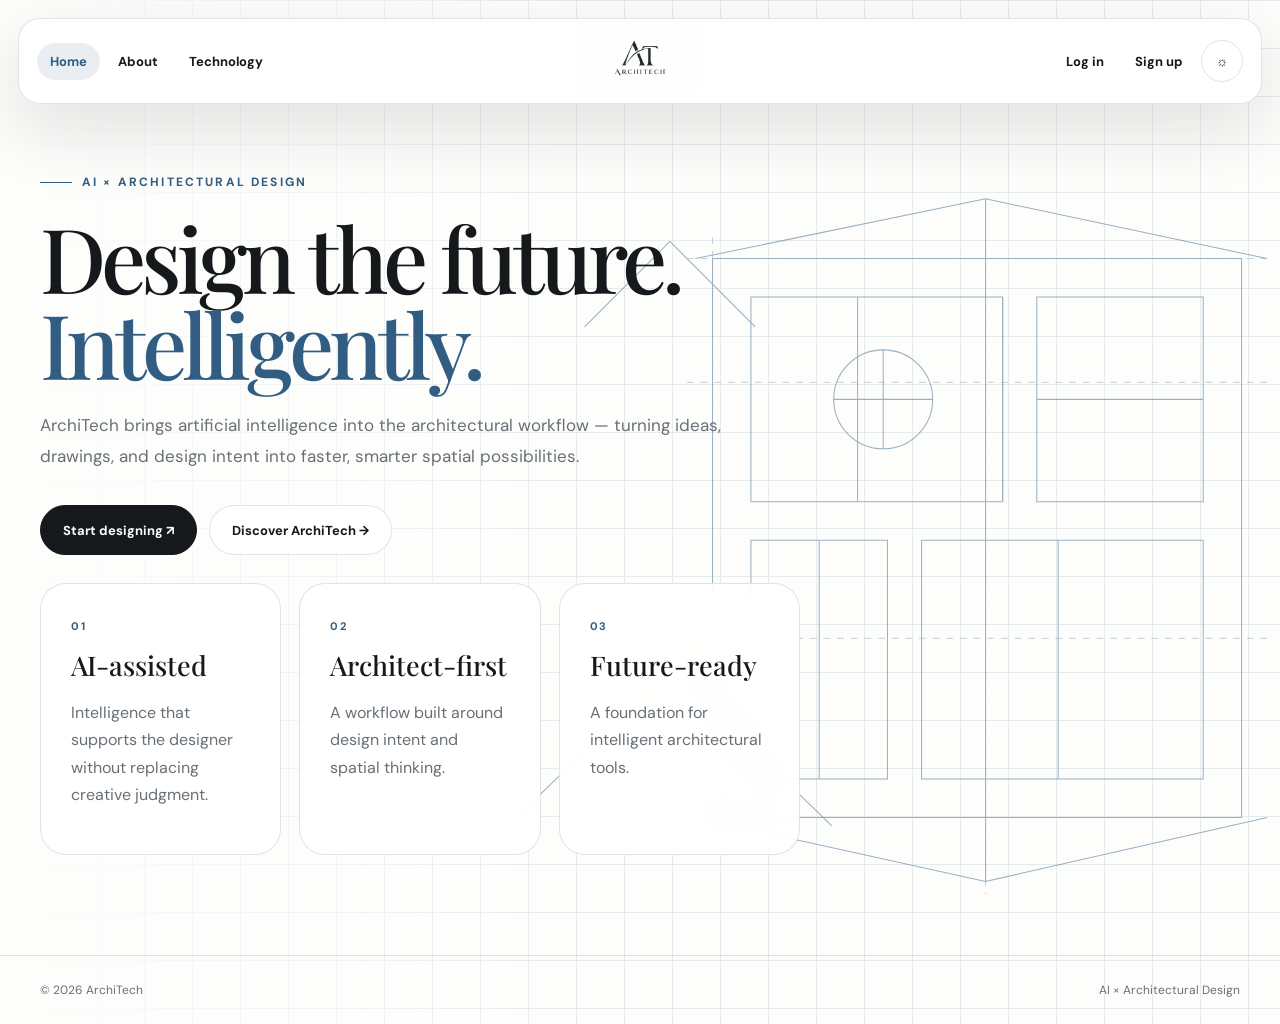
<file: index.html>
<!doctype html>
<html lang="en">

<head>
    <meta charset="utf-8">
    <meta name="viewport" content="width=device-width,initial-scale=1">
    <title>Home — ArchiTech</title>
    <link rel="stylesheet" href="styles.css">
</head>

<body>
    <main class="page">
        <div class="blueprint"><svg viewBox="0 0 1500 900" fill="none" xmlns="http://www.w3.org/2000/svg">
                <g stroke="currentColor" stroke-width="1.2">
                    <path d="M760 105H1380V760H760V105Z" />
                    <path d="M805 150H1100V390H805V150Z" />
                    <path d="M1140 150H1335V390H1140V150Z" />
                    <path d="M805 435H965V715H805V435Z" />
                    <path d="M1005 435H1335V715H1005V435Z" />
                    <path d="M930 150V390M1140 270H1335M1100 150V390M885 435V715M1165 435V715" />
                    <path d="M740 105L1080 35L1410 105M740 760L1080 835L1410 760M1080 35V835" />
                    <path d="M620 175L710 85L800 175M610 185L710 85L810 185M520 770L710 585L900 770" />
                    <circle cx="960" cy="270" r="58" />
                    <path d="M960 212V328M902 270H1018" />
                </g>
                <g stroke="currentColor" stroke-width=".7" stroke-dasharray="8 8">
                    <path d="M760 80V780M730 105H1410M1080 80V850M730 250H1410M730 550H1410" />
                </g>
            </svg></div>
        <div class="grid"></div>
        <header>
            <nav class="nav nav-left"><a class="active" href="index.html">Home</a><a class=""
                    href="about.html">About</a><a class="" href="technology.html">Technology</a></nav>
                   <a class="logo" href="index.html">
    <img src="logo.png" alt="ArchiTech Logo">
</a>
            <nav class="nav right"><a href="login.html">Log in</a><a class="" href="signup.html">Sign up</a><button
                    class="theme" id="theme" aria-label="Toggle dark mode">☼</button><button class="hamb" id="hamb"
                    aria-label="Open menu">☰</button></nav>
        </header>
        <div class="mobile" id="mobile"><a href="index.html">Home</a><a href="about.html">About</a><a
                href="technology.html">Technology</a><a href="login.html">Log in</a><a href="signup.html">Sign up</a>
        </div>
        <section class="hero container">
            <div class="hero-copy">
                <div class="eyebrow">AI × Architectural Design</div>
                <h1>Design the future.<br><em>Intelligently.</em></h1>
                <p class="lead">ArchiTech brings artificial intelligence into the architectural workflow — turning
                    ideas, drawings, and design intent into faster, smarter spatial possibilities.</p>
                <div class="actions"><a class="btn primary" href="workspace.html">Start designing ↗</a><a
                        class="btn secondary" href="about.html">Discover ArchiTech →</a></div>
                <div class="cards">
                    <div class="card"><span class="kicker">01</span>
                        <h3>AI-assisted</h3>
                        <p>Intelligence that supports the designer without replacing creative judgment.</p>
                    </div>
                    <div class="card"><span class="kicker">02</span>
                        <h3>Architect-first</h3>
                        <p>A workflow built around design intent and spatial thinking.</p>
                    </div>
                    <div class="card"><span class="kicker">03</span>
                        <h3>Future-ready</h3>
                        <p>A foundation for intelligent architectural tools.</p>
                    </div>
                </div>
            </div>
        </section>
        <footer>
            <div class="container footer"><span>© 2026 ArchiTech</span><span>AI × Architectural Design</span></div>
        </footer>
    </main>
    <script>const r = document.documentElement, t = document.getElementById('theme'), h = document.getElementById('hamb'), m = document.getElementById('mobile'); function setTheme(x) { r.dataset.theme = x; localStorage.setItem('architech-theme', x); t.textContent = x === 'dark' ? '◐' : '☼' } setTheme(localStorage.getItem('architech-theme') || 'light'); t.onclick = () => setTheme(r.dataset.theme === 'dark' ? 'light' : 'dark'); h.onclick = () => m.classList.toggle('open');</script>
       <script src="api.js"></script>
</body>

</html>
</file>
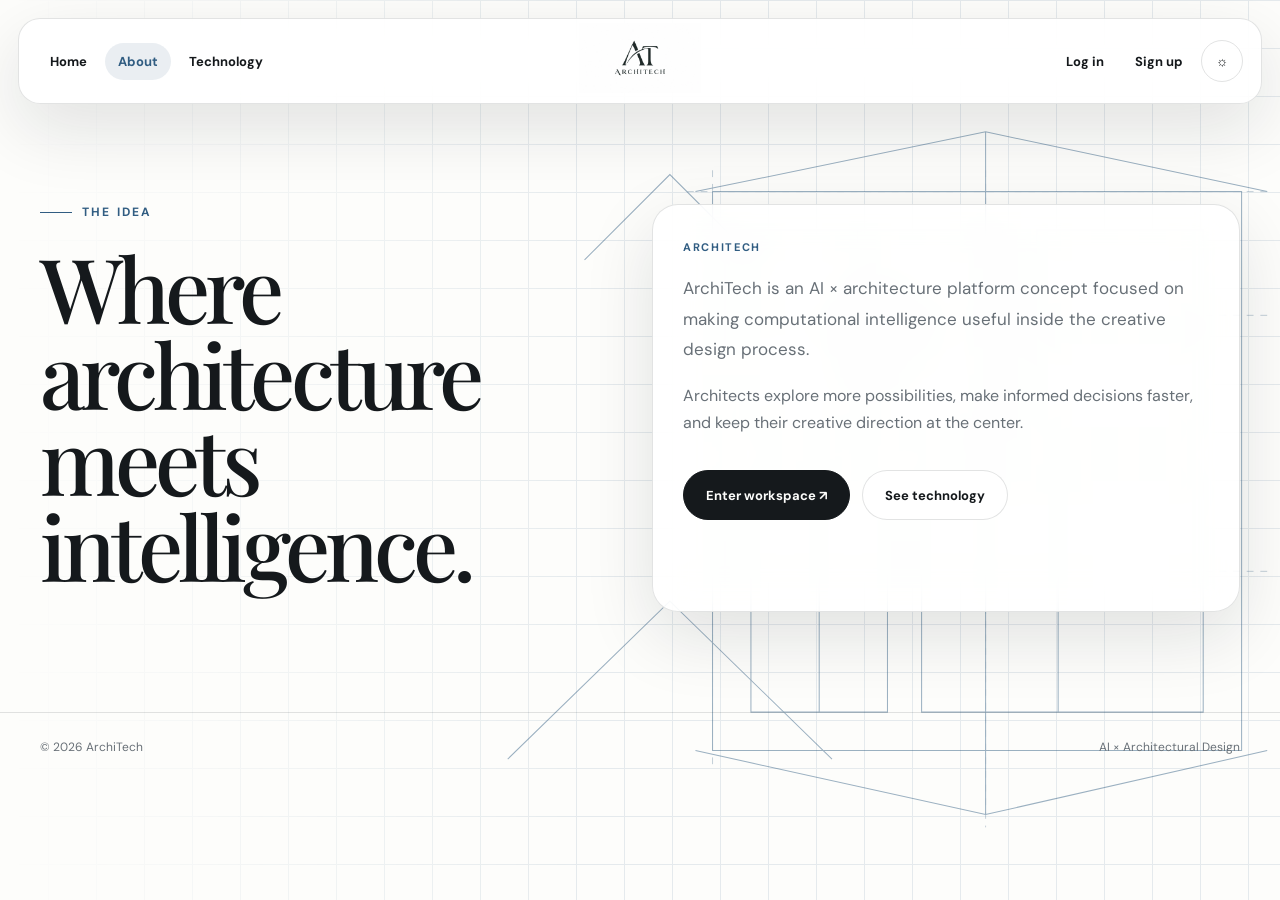
<file: about.html>
<!doctype html>
<html lang="en">

<head>
    <meta charset="utf-8">
    <meta name="viewport" content="width=device-width,initial-scale=1">
    <title>About — ArchiTech</title>
    <link rel="stylesheet" href="styles.css">
</head>

<body>
    <main class="page">
        <div class="blueprint"><svg viewBox="0 0 1500 900" fill="none" xmlns="http://www.w3.org/2000/svg">
                <g stroke="currentColor" stroke-width="1.2">
                    <path d="M760 105H1380V760H760V105Z" />
                    <path d="M805 150H1100V390H805V150Z" />
                    <path d="M1140 150H1335V390H1140V150Z" />
                    <path d="M805 435H965V715H805V435Z" />
                    <path d="M1005 435H1335V715H1005V435Z" />
                    <path d="M930 150V390M1140 270H1335M1100 150V390M885 435V715M1165 435V715" />
                    <path d="M740 105L1080 35L1410 105M740 760L1080 835L1410 760M1080 35V835" />
                    <path d="M620 175L710 85L800 175M610 185L710 85L810 185M520 770L710 585L900 770" />
                    <circle cx="960" cy="270" r="58" />
                    <path d="M960 212V328M902 270H1018" />
                </g>
                <g stroke="currentColor" stroke-width=".7" stroke-dasharray="8 8">
                    <path d="M760 80V780M730 105H1410M1080 80V850M730 250H1410M730 550H1410" />
                </g>
            </svg></div>
        <div class="grid"></div>
        <header>
            <nav class="nav nav-left"><a class="" href="index.html">Home</a><a class="active"
                    href="about.html">About</a><a class="" href="technology.html">Technology</a></nav>
                      <a class="logo" href="index.html">
       <img src="logo.png" alt="ArchiTech Logo">
   </a>
            <nav class="nav right"><a href="login.html">Log in</a><a class="" href="signup.html">Sign up</a><button
                    class="theme" id="theme" aria-label="Toggle dark mode">☼</button><button class="hamb" id="hamb"
                    aria-label="Open menu">☰</button></nav>
        </header>
        <div class="mobile" id="mobile"><a href="index.html">Home</a><a href="about.html">About</a><a
                href="technology.html">Technology</a><a href="login.html">Log in</a><a href="signup.html">Sign up</a>
        </div>
        <section class="section container">
            <div class="two">
                <div>
                    <div class="eyebrow">The idea</div>
                    <h1>Where architecture meets intelligence.</h1>
                </div>
                <div class="panel"><span class="kicker">ArchiTech</span>
                    <p class="lead">ArchiTech is an AI × architecture platform concept focused on making computational
                        intelligence useful inside the creative design process.</p>
                    <p class="muted">Architects explore more possibilities, make informed decisions faster, and keep
                        their creative direction at the center.</p>
                    <div class="actions"><a class="btn primary" href="workspace.html">Enter workspace ↗</a><a
                            class="btn secondary" href="technology.html">See technology</a></div>
                </div>
            </div>
        </section>
        <footer>
            <div class="container footer"><span>© 2026 ArchiTech</span><span>AI × Architectural Design</span></div>
        </footer>
    </main>
    <script>const r = document.documentElement, t = document.getElementById('theme'), h = document.getElementById('hamb'), m = document.getElementById('mobile'); function setTheme(x) { r.dataset.theme = x; localStorage.setItem('architech-theme', x); t.textContent = x === 'dark' ? '◐' : '☼' } setTheme(localStorage.getItem('architech-theme') || 'light'); t.onclick = () => setTheme(r.dataset.theme === 'dark' ? 'light' : 'dark'); h.onclick = () => m.classList.toggle('open');</script>
       <script src="api.js"></script>
</body>

</html>
</file>
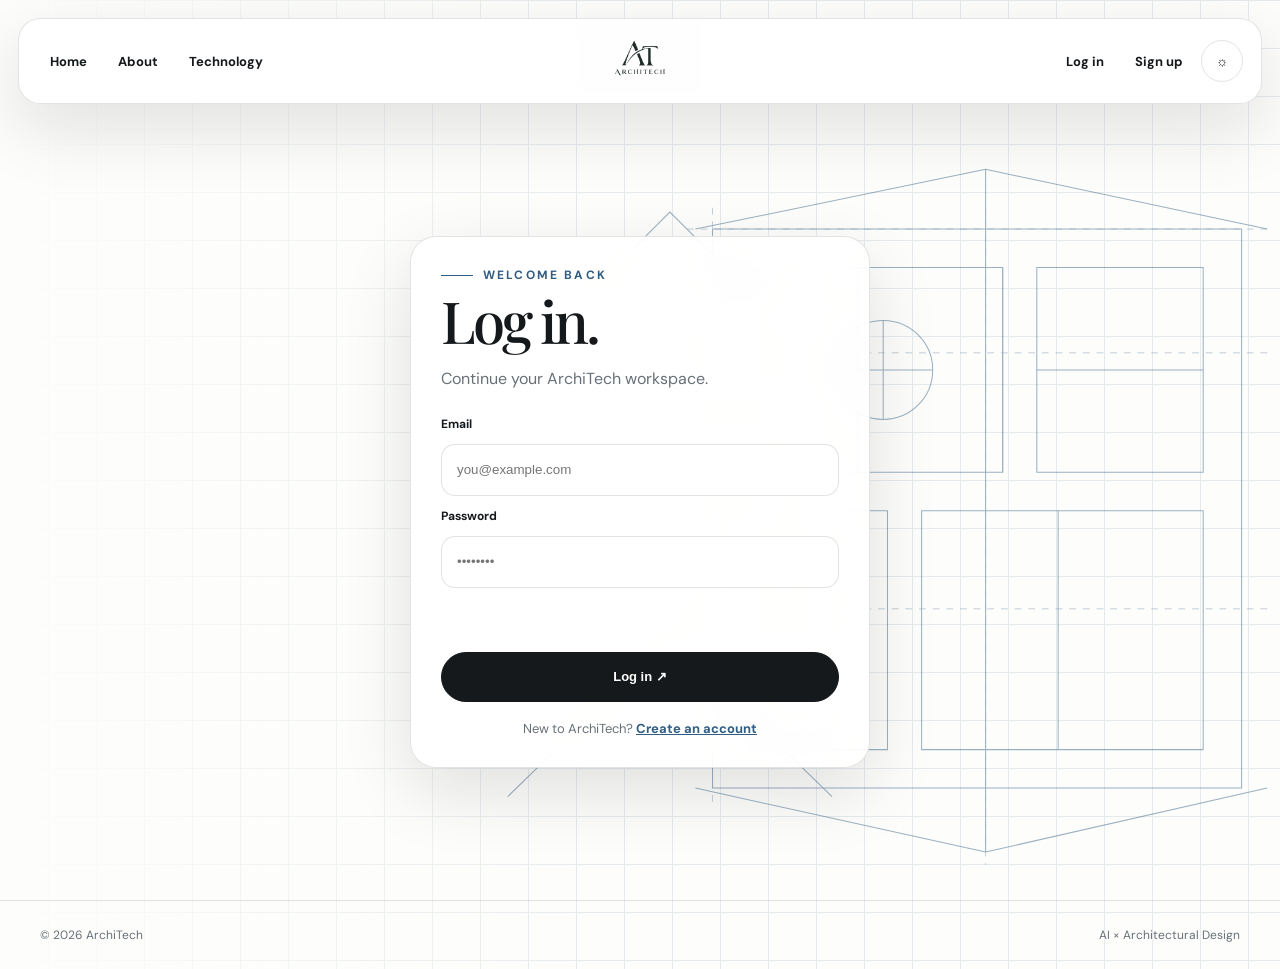
<file: login.html>
<!doctype html>
<html lang="en">

<head>
    <meta charset="utf-8">
    <meta name="viewport" content="width=device-width,initial-scale=1">
    <title>Log In — ArchiTech</title>
    <link rel="stylesheet" href="styles.css">
</head>

<body>
    <main class="page">
        <div class="blueprint"><svg viewBox="0 0 1500 900" fill="none" xmlns="http://www.w3.org/2000/svg">
                <g stroke="currentColor" stroke-width="1.2">
                    <path d="M760 105H1380V760H760V105Z" />
                    <path d="M805 150H1100V390H805V150Z" />
                    <path d="M1140 150H1335V390H1140V150Z" />
                    <path d="M805 435H965V715H805V435Z" />
                    <path d="M1005 435H1335V715H1005V435Z" />
                    <path d="M930 150V390M1140 270H1335M1100 150V390M885 435V715M1165 435V715" />
                    <path d="M740 105L1080 35L1410 105M740 760L1080 835L1410 760M1080 35V835" />
                    <path d="M620 175L710 85L800 175M610 185L710 85L810 185M520 770L710 585L900 770" />
                    <circle cx="960" cy="270" r="58" />
                    <path d="M960 212V328M902 270H1018" />
                </g>
                <g stroke="currentColor" stroke-width=".7" stroke-dasharray="8 8">
                    <path d="M760 80V780M730 105H1410M1080 80V850M730 250H1410M730 550H1410" />
                </g>
            </svg></div>
        <div class="grid"></div>
        <header>
            <nav class="nav nav-left"><a class="" href="index.html">Home</a><a class="" href="about.html">About</a><a
                    class="" href="technology.html">Technology</a></nav>
                      <a class="logo" href="index.html">
       <img src="logo.png" alt="ArchiTech Logo">
   </a>
            <nav class="nav right"><a href="login.html">Log in</a><a class="" href="signup.html">Sign up</a><button
                    class="theme" id="theme" aria-label="Toggle dark mode">☼</button><button class="hamb" id="hamb"
                    aria-label="Open menu">☰</button></nav>
        </header>
        <div class="mobile" id="mobile"><a href="index.html">Home</a><a href="about.html">About</a><a
                href="technology.html">Technology</a><a href="login.html">Log in</a><a href="signup.html">Sign up</a>
        </div>
        <section class="auth-wrap container">
            <div class="auth panel">
                <div class="eyebrow">Welcome back</div>
                <h1>Log in.</h1>
                <p class="muted">Continue your ArchiTech workspace.</p>
                <form class="form" id="loginForm">
    <label>Email</label><input id="email" type="email" required placeholder="you@example.com">
    <label>Password</label><input id="password" type="password" required placeholder="••••••••">
    <p id="error" style="color:#c0392b"></p>
    <button class="btn primary">Log in ↗</button>
</form>
                <div class="switch">New to ArchiTech? <a href="signup.html">Create an account</a></div>
            </div>
        </section>
        <footer>
            <div class="container footer"><span>© 2026 ArchiTech</span><span>AI × Architectural Design</span></div>
        </footer>
    </main>
    <script>const r = document.documentElement, t = document.getElementById('theme'), h = document.getElementById('hamb'), m = document.getElementById('mobile'); function setTheme(x) { r.dataset.theme = x; localStorage.setItem('architech-theme', x); t.textContent = x === 'dark' ? '◐' : '☼' } setTheme(localStorage.getItem('architech-theme') || 'light'); t.onclick = () => setTheme(r.dataset.theme === 'dark' ? 'light' : 'dark'); h.onclick = () => m.classList.toggle('open');</script>
    <script src="api.js"></script>
<script>
  document.getElementById("loginForm").onsubmit = async (e) => {
    e.preventDefault();
    const emailVal = document.getElementById("email").value;
    const passVal = document.getElementById("password").value;
    try {
      await login(emailVal, passVal);
      location.href = "workspace.html";
    } catch (err) {
      document.getElementById("error").textContent = err.message;
    }
  };
</script>
</body>

</html>
</file>
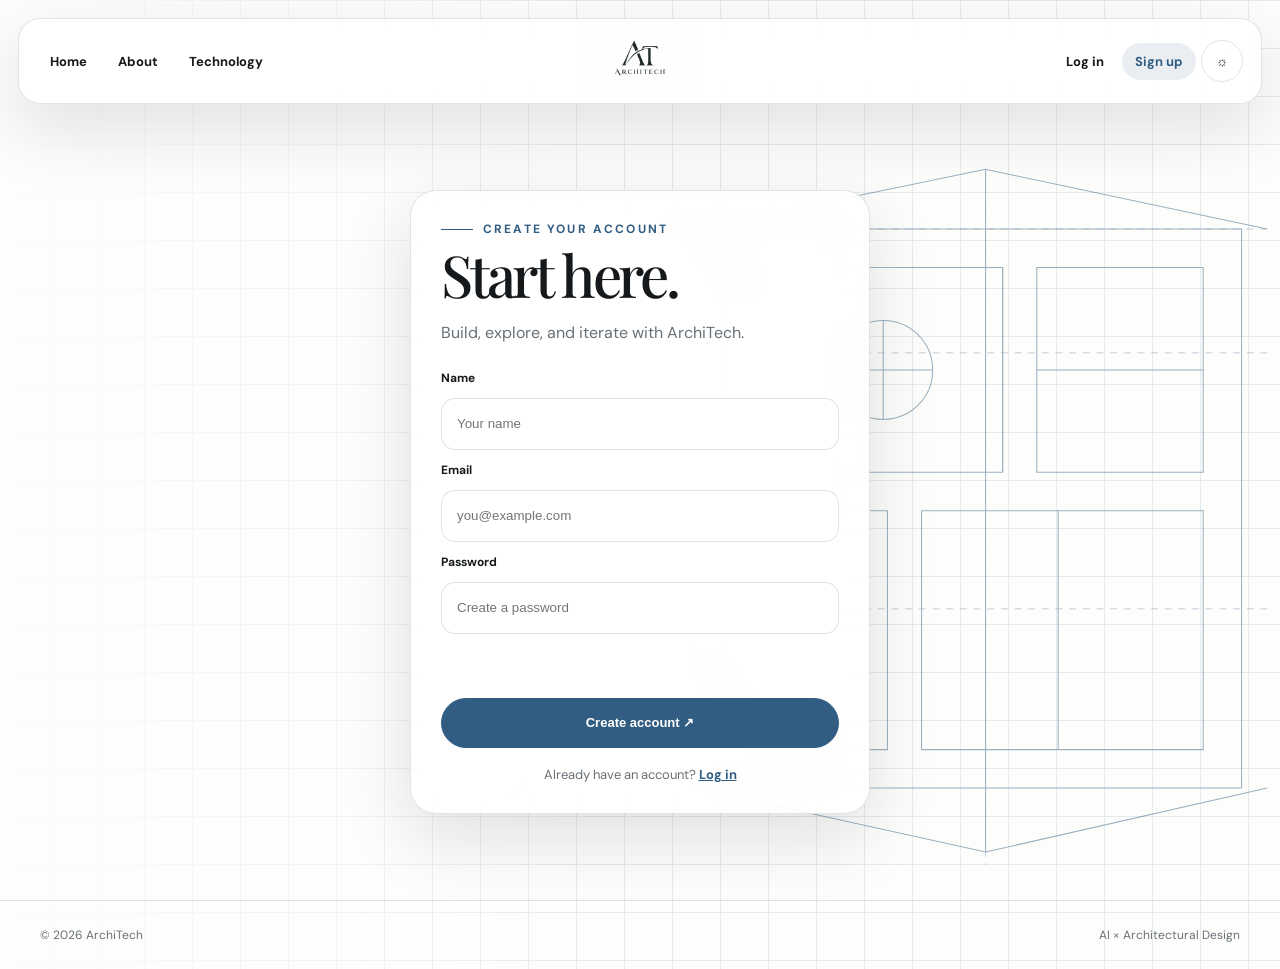
<file: signup.html>
<!doctype html>
<html lang="en">

<head>
    <meta charset="utf-8">
    <meta name="viewport" content="width=device-width,initial-scale=1">
    <title>Sign Up — ArchiTech</title>
    <link rel="stylesheet" href="styles.css">
</head>

<body>
    <main class="page">
        <div class="blueprint"><svg viewBox="0 0 1500 900" fill="none" xmlns="http://www.w3.org/2000/svg">
                <g stroke="currentColor" stroke-width="1.2">
                    <path d="M760 105H1380V760H760V105Z" />
                    <path d="M805 150H1100V390H805V150Z" />
                    <path d="M1140 150H1335V390H1140V150Z" />
                    <path d="M805 435H965V715H805V435Z" />
                    <path d="M1005 435H1335V715H1005V435Z" />
                    <path d="M930 150V390M1140 270H1335M1100 150V390M885 435V715M1165 435V715" />
                    <path d="M740 105L1080 35L1410 105M740 760L1080 835L1410 760M1080 35V835" />
                    <path d="M620 175L710 85L800 175M610 185L710 85L810 185M520 770L710 585L900 770" />
                    <circle cx="960" cy="270" r="58" />
                    <path d="M960 212V328M902 270H1018" />
                </g>
                <g stroke="currentColor" stroke-width=".7" stroke-dasharray="8 8">
                    <path d="M760 80V780M730 105H1410M1080 80V850M730 250H1410M730 550H1410" />
                </g>
            </svg></div>
        <div class="grid"></div>
        <header>
            <nav class="nav nav-left"><a class="" href="index.html">Home</a><a class="" href="about.html">About</a><a
                    class="" href="technology.html">Technology</a></nav>
                      <a class="logo" href="index.html">
       <img src="logo.png" alt="ArchiTech Logo">
   </a>
            <nav class="nav right"><a href="login.html">Log in</a><a class="active" href="signup.html">Sign
                    up</a><button class="theme" id="theme" aria-label="Toggle dark mode">☼</button><button class="hamb"
                    id="hamb" aria-label="Open menu">☰</button></nav>
        </header>
        <div class="mobile" id="mobile"><a href="index.html">Home</a><a href="about.html">About</a><a
                href="technology.html">Technology</a><a href="login.html">Log in</a><a href="signup.html">Sign up</a>
        </div>
        <section class="auth-wrap container">
            <div class="auth panel">
                <div class="eyebrow">Create your account</div>
                <h1>Start here.</h1>
                <p class="muted">Build, explore, and iterate with ArchiTech.</p>
             <form class="form" id="signupForm">
    <label>Name</label><input id="name" required placeholder="Your name">
    <label>Email</label><input id="email" type="email" required placeholder="you@example.com">
    <label>Password</label><input id="password" type="password" required placeholder="Create a password">
    <p id="error" style="color:#c0392b"></p>
    <button class="btn blue">Create account ↗</button>
</form>
                <div class="switch">Already have an account? <a href="login.html">Log in</a></div>
            </div>
        </section>
        <footer>
            <div class="container footer"><span>© 2026 ArchiTech</span><span>AI × Architectural Design</span></div>
        </footer>
    </main>
    <script>const r = document.documentElement, t = document.getElementById('theme'), h = document.getElementById('hamb'), m = document.getElementById('mobile'); function setTheme(x) { r.dataset.theme = x; localStorage.setItem('architech-theme', x); t.textContent = x === 'dark' ? '◐' : '☼' } setTheme(localStorage.getItem('architech-theme') || 'light'); t.onclick = () => setTheme(r.dataset.theme === 'dark' ? 'light' : 'dark'); h.onclick = () => m.classList.toggle('open');</script>

    <script src="api.js"></script>
<script>
  document.getElementById("signupForm").onsubmit = async (e) => {
    e.preventDefault();
    const fullName = document.getElementById("name").value;
    const emailVal = document.getElementById("email").value;
    const passVal = document.getElementById("password").value;
    try {
      await signup(fullName, emailVal, passVal);
      await login(emailVal, passVal);
      location.href = "workspace.html";
    } catch (err) {
      document.getElementById("error").textContent = err.message;
    }
  };
</script>
</body>

</html>
</file>
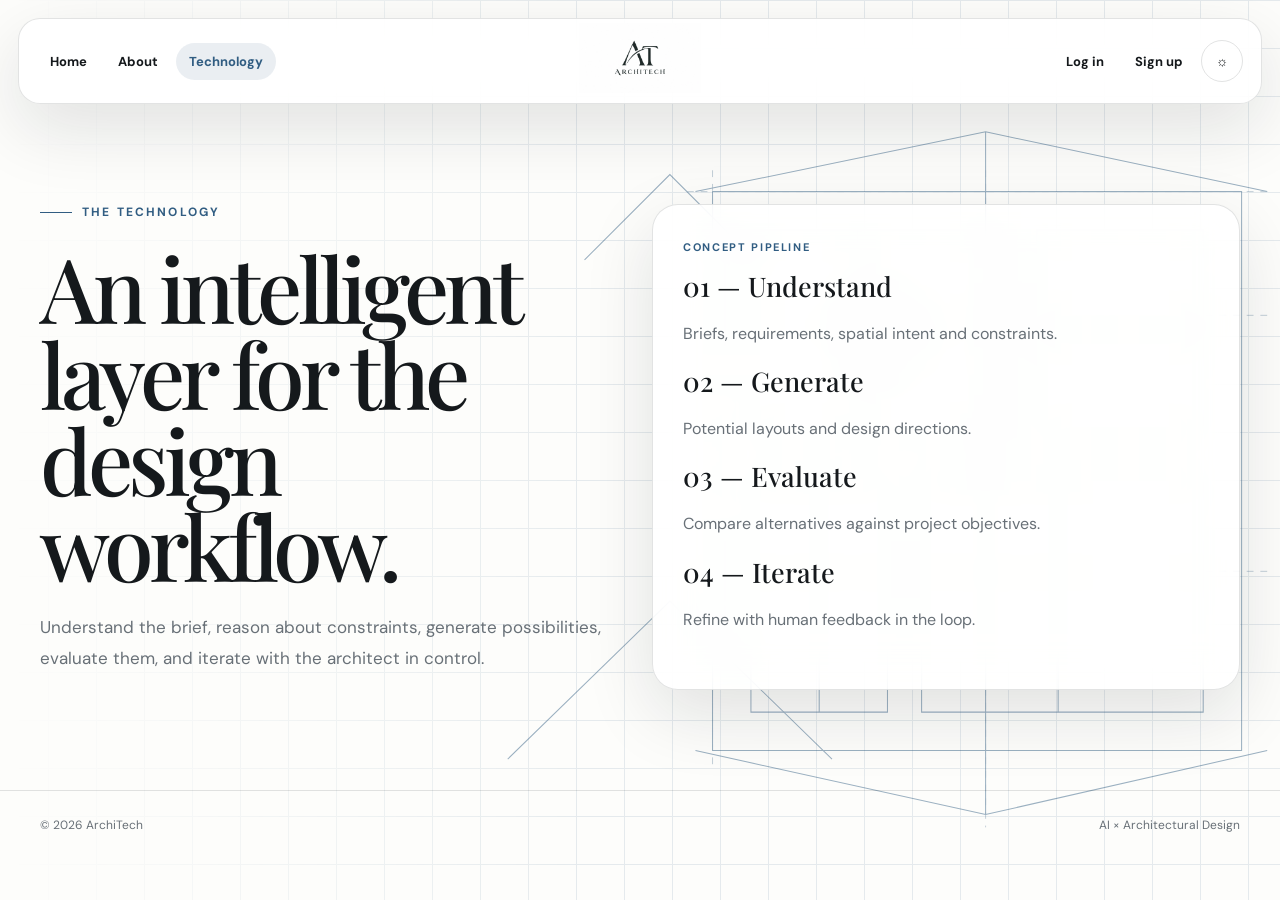
<file: technology.html>
<!doctype html>
<html lang="en">

<head>
    <meta charset="utf-8">
    <meta name="viewport" content="width=device-width,initial-scale=1">
    <title>Technology — ArchiTech</title>
    <link rel="stylesheet" href="styles.css">
</head>

<body>
    <main class="page">
        <div class="blueprint"><svg viewBox="0 0 1500 900" fill="none" xmlns="http://www.w3.org/2000/svg">
                <g stroke="currentColor" stroke-width="1.2">
                    <path d="M760 105H1380V760H760V105Z" />
                    <path d="M805 150H1100V390H805V150Z" />
                    <path d="M1140 150H1335V390H1140V150Z" />
                    <path d="M805 435H965V715H805V435Z" />
                    <path d="M1005 435H1335V715H1005V435Z" />
                    <path d="M930 150V390M1140 270H1335M1100 150V390M885 435V715M1165 435V715" />
                    <path d="M740 105L1080 35L1410 105M740 760L1080 835L1410 760M1080 35V835" />
                    <path d="M620 175L710 85L800 175M610 185L710 85L810 185M520 770L710 585L900 770" />
                    <circle cx="960" cy="270" r="58" />
                    <path d="M960 212V328M902 270H1018" />
                </g>
                <g stroke="currentColor" stroke-width=".7" stroke-dasharray="8 8">
                    <path d="M760 80V780M730 105H1410M1080 80V850M730 250H1410M730 550H1410" />
                </g>
            </svg></div>
        <div class="grid"></div>
        <header>
            <nav class="nav nav-left"><a class="" href="index.html">Home</a><a class="" href="about.html">About</a><a
                    class="active" href="technology.html">Technology</a></nav>
                      <a class="logo" href="index.html">
       <img src="logo.png" alt="ArchiTech Logo">
   </a>
            <nav class="nav right"><a href="login.html">Log in</a><a class="" href="signup.html">Sign up</a><button
                    class="theme" id="theme" aria-label="Toggle dark mode">☼</button><button class="hamb" id="hamb"
                    aria-label="Open menu">☰</button></nav>
        </header>
        <div class="mobile" id="mobile"><a href="index.html">Home</a><a href="about.html">About</a><a
                href="technology.html">Technology</a><a href="login.html">Log in</a><a href="signup.html">Sign up</a>
        </div>
        <section class="section container">
            <div class="two">
                <div>
                    <div class="eyebrow">The technology</div>
                    <h1>An intelligent layer for the design workflow.</h1>
                    <p class="lead">Understand the brief, reason about constraints, generate possibilities, evaluate
                        them, and iterate with the architect in control.</p>
                </div>
                <div class="panel"><span class="kicker">Concept pipeline</span>
                    <h3>01 — Understand</h3>
                    <p class="muted">Briefs, requirements, spatial intent and constraints.</p>
                    <h3>02 — Generate</h3>
                    <p class="muted">Potential layouts and design directions.</p>
                    <h3>03 — Evaluate</h3>
                    <p class="muted">Compare alternatives against project objectives.</p>
                    <h3>04 — Iterate</h3>
                    <p class="muted">Refine with human feedback in the loop.</p>
                </div>
            </div>
        </section>
        <footer>
            <div class="container footer"><span>© 2026 ArchiTech</span><span>AI × Architectural Design</span></div>
        </footer>
    </main>
    <script>const r = document.documentElement, t = document.getElementById('theme'), h = document.getElementById('hamb'), m = document.getElementById('mobile'); function setTheme(x) { r.dataset.theme = x; localStorage.setItem('architech-theme', x); t.textContent = x === 'dark' ? '◐' : '☼' } setTheme(localStorage.getItem('architech-theme') || 'light'); t.onclick = () => setTheme(r.dataset.theme === 'dark' ? 'light' : 'dark'); h.onclick = () => m.classList.toggle('open');</script>
       <script src="api.js"></script>
</body>

</html>
</file>
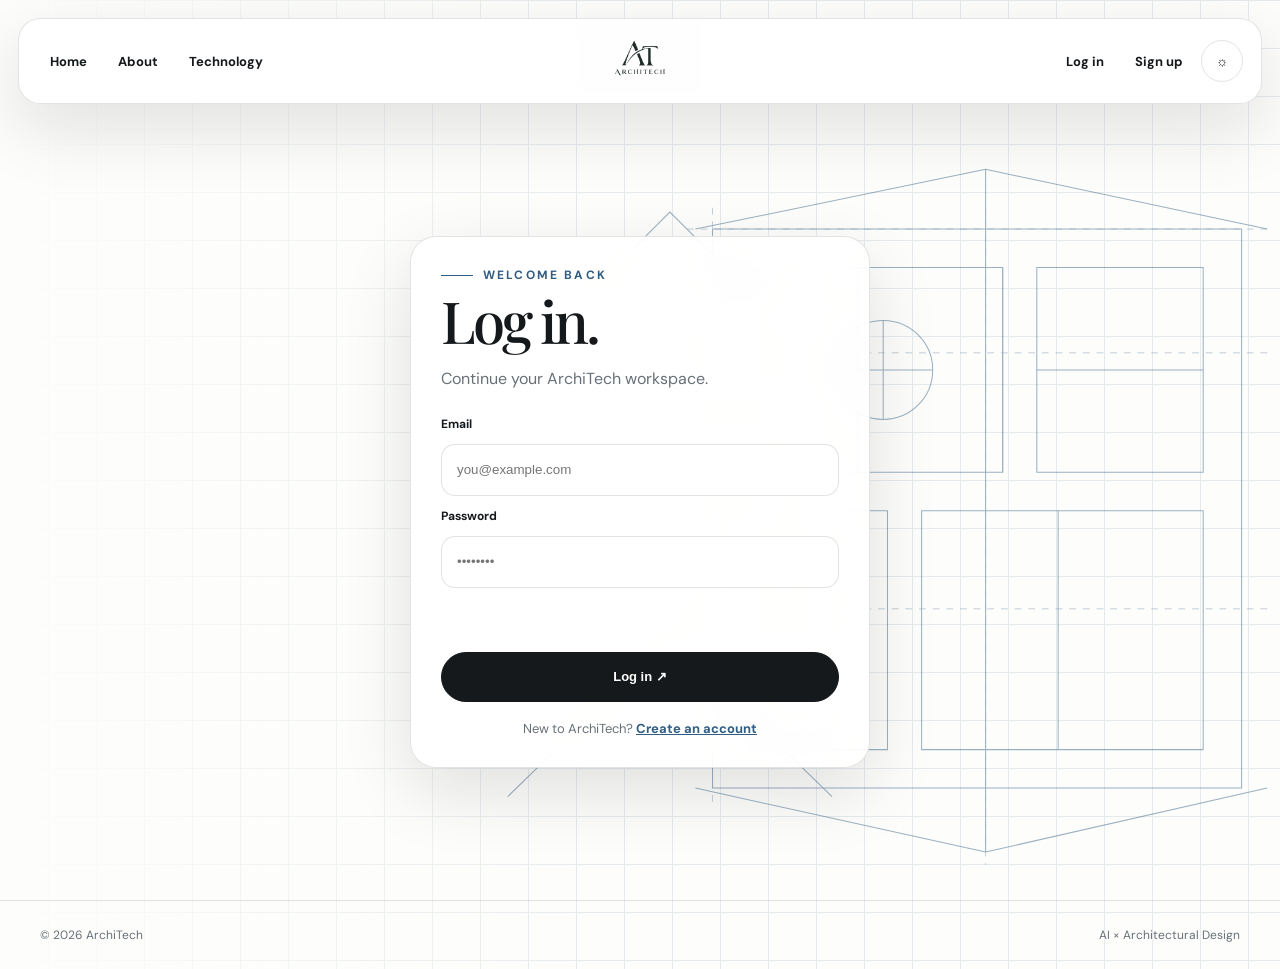
<file: workspace.html>
<!doctype html>
<html lang="en">

<head>
    <meta charset="utf-8">
    <meta name="viewport" content="width=device-width,initial-scale=1">
    <title>Workspace — ArchiTech</title>
    <link rel="stylesheet" href="styles.css">
</head>

<body>
    <main class="page">
        <div class="blueprint"><svg viewBox="0 0 1500 900" fill="none" xmlns="http://www.w3.org/2000/svg">
                <g stroke="currentColor" stroke-width="1.2">
                    <path d="M760 105H1380V760H760V105Z" />
                    <path d="M805 150H1100V390H805V150Z" />
                    <path d="M1140 150H1335V390H1140V150Z" />
                    <path d="M805 435H965V715H805V435Z" />
                    <path d="M1005 435H1335V715H1005V435Z" />
                    <path d="M930 150V390M1140 270H1335M1100 150V390M885 435V715M1165 435V715" />
                    <path d="M740 105L1080 35L1410 105M740 760L1080 835L1410 760M1080 35V835" />
                    <path d="M620 175L710 85L800 175M610 185L710 85L810 185M520 770L710 585L900 770" />
                    <circle cx="960" cy="270" r="58" />
                    <path d="M960 212V328M902 270H1018" />
                </g>
                <g stroke="currentColor" stroke-width=".7" stroke-dasharray="8 8">
                    <path d="M760 80V780M730 105H1410M1080 80V850M730 250H1410M730 550H1410" />
                </g>
            </svg></div>
        <div class="grid"></div>
        <header>
            <nav class="nav nav-left"><a class="" href="index.html">Home</a><a class="" href="about.html">About</a><a
                    class="" href="technology.html">Technology</a></nav>
                       <a class="logo" href="index.html">
       <img src="logo.png" alt="ArchiTech Logo">
   </a>
            <nav class="nav right"><a href="login.html">Log in</a><a class="" href="signup.html">Sign up</a><button
                    class="theme" id="theme" aria-label="Toggle dark mode">☼</button><button class="hamb" id="hamb"
                    aria-label="Open menu">☰</button></nav>
        </header>
        <div class="mobile" id="mobile"><a href="index.html">Home</a><a href="about.html">About</a><a
                href="technology.html">Technology</a><a href="login.html">Log in</a><a href="signup.html">Sign up</a>
        </div>
        <section class="workspace container">
            <div class="eyebrow">ArchiTech workspace</div>
               <h1 id="greeting">Let's design.</h1>
   
            <p class="lead">A first interactive product surface for the future AI design engine.</p>
            <div class="workspace-grid">
                <aside class="panel side"><span class="kicker">Project</span>
                    <h3>New concept</h3><button class="active">Brief & input</button><button>Spatial
                        options</button><button>AI
                        suggestions</button><button>Evaluation</button><button>Export</button>
                </aside>
                <div>
                    <div class="panel">
                        <div class="drop">
                            <h3>Bring in a design brief</h3>
                            <p class="muted">Upload a drawing, plan, or project reference.</p><label class="btn blue"
                                for="file">Choose a file</label><input id="file" type="file" accept="image/*,.pdf">
                            <p id="name" class="muted"></p>
                        </div>
                        <div class="actions"><button class="btn primary" id="generate">Generate design directions
                                ↗</button><a class="btn secondary" href="technology.html">How it works</a></div>
                    </div>
                    <div class="preview">
                        <div class="panel mini"><span class="kicker">Spatial canvas</span><svg viewBox="0 0 500 220"
                                fill="none">
                                <path d="M30 190V30H470V190H30Z M30 110H470 M180 30V190 M320 30V190 M180 110H320"
                                    stroke="currentColor" />
                                <circle cx="250" cy="110" r="35" stroke="currentColor" />
                            </svg></div>
                        <div class="panel mini"><span class="kicker">AI status</span>
                            <h3 id="status">Ready for input.</h3>
                            <p class="muted" id="statusText">Upload a reference or generate a concept direction.</p>
                        </div>
                    </div>
                </div>
            </div>
        </section>
        <script>document.getElementById('file').onchange = e => document.getElementById('name').textContent = e.target.files[0] ? 'Selected: ' + e.target.files[0].name : ''; document.getElementById('generate').onclick = () => { document.getElementById('status').textContent = 'Concept directions generated.'; document.getElementById('statusText').textContent = 'Prototype: three spatial directions are ready for review.' }</script>
        <footer>
            <div class="container footer"><span>© 2026 ArchiTech</span><span>AI × Architectural Design</span></div>
        </footer>
    </main>
    <script>const r = document.documentElement, t = document.getElementById('theme'), h = document.getElementById('hamb'), m = document.getElementById('mobile'); function setTheme(x) { r.dataset.theme = x; localStorage.setItem('architech-theme', x); t.textContent = x === 'dark' ? '◐' : '☼' } setTheme(localStorage.getItem('architech-theme') || 'light'); t.onclick = () => setTheme(r.dataset.theme === 'dark' ? 'light' : 'dark'); h.onclick = () => m.classList.toggle('open');</script>
    <script src="api.js"></script>
   <script>
     getMe().then(user => {
       if (!user) {
         location.href = "login.html";
         return;
       }
       document.getElementById("greeting").textContent = "Let's design, " + user.full_name + ".";
     });
   </script>
</body>

</html>
</file>
<file: styles.css>
@import url('https://fonts.googleapis.com/css2?family=DM+Sans:wght@400;500;600;700&family=Playfair+Display:wght@500;600&display=swap');
:root{--bg:#fdfdfb;--surface:rgba(255,255,255,.84);--solid:#fff;--text:#15191c;--muted:#687077;--line:rgba(21,25,28,.12);--blue:#315d82;--soft:rgba(49,93,130,.10);--shadow:0 24px 70px rgba(18,25,30,.12)}
html[data-theme=dark]{--bg:#101214;--surface:rgba(23,26,29,.88);--solid:#171a1d;--text:#f6f6f2;--muted:#a5acb1;--line:rgba(246,246,242,.13);--blue:#79a5c8;--soft:rgba(121,165,200,.13);--shadow:0 24px 70px rgba(0,0,0,.38)}
*{box-sizing:border-box}html{scroll-behavior:smooth}body{margin:0;background:var(--bg);color:var(--text);font-family:"DM Sans",sans-serif;transition:.3s}a{color:inherit}
.page{min-height:100vh;position:relative;overflow:hidden;isolation:isolate}.page:before{content:"";position:absolute;inset:0;z-index:-3;background:linear-gradient(90deg,var(--bg),color-mix(in srgb,var(--bg) 65%,transparent) 48%,color-mix(in srgb,var(--bg) 25%,transparent))}
.blueprint{position:absolute;inset:0;z-index:-2;opacity:.48;pointer-events:none}.blueprint svg{position:absolute;width:100%;height:100%;min-width:1100px;right:-5%;top:4%;color:var(--blue)}
.grid{position:absolute;inset:0;z-index:-1;opacity:.11;background-image:linear-gradient(var(--blue) 1px,transparent 1px),linear-gradient(90deg,var(--blue) 1px,transparent 1px);background-size:48px 48px;mask-image:linear-gradient(90deg,transparent,black 45%)}
header{width:min(1320px,calc(100% - 36px));height:86px;margin:18px auto 0;padding:0 18px;display:grid;grid-template-columns:1fr auto 1fr;align-items:center;position:relative;z-index:20;border:1px solid var(--line);border-radius:22px;background:var(--surface);backdrop-filter:blur(22px);box-shadow:var(--shadow)}
.nav{display:flex;gap:5px;align-items:center}.right{justify-content:flex-end}.nav a{padding:10px 13px;border-radius:999px;text-decoration:none;font-size:13px;font-weight:700}.nav a:hover,.nav a.active{background:var(--soft);color:var(--blue)}
.logo{text-decoration:none;font-family:"Playfair Display",serif;font-size:25px;letter-spacing:-.04em}.logo span{color:var(--blue)}
.theme,.hamb{width:42px;height:42px;border-radius:50%;border:1px solid var(--line);background:transparent;color:var(--text);cursor:pointer}.hamb{display:none;border-radius:12px}
.mobile{display:none}.container{width:min(1200px,calc(100% - 40px));margin:auto}.hero{min-height:calc(100vh - 104px);display:flex;align-items:center;padding:70px 0 100px}.hero-copy{max-width:760px}.eyebrow{display:flex;gap:10px;align-items:center;color:var(--blue);font-size:12px;font-weight:700;text-transform:uppercase;letter-spacing:.18em}.eyebrow:before{content:"";width:32px;height:1px;background:currentColor}
h1,h2,h3{font-family:"Playfair Display",Georgia,serif;font-weight:500}h1{font-size:clamp(50px,7vw,92px);line-height:.96;letter-spacing:-.055em;margin:24px 0}h1 em{font-style:normal;color:var(--blue)}h2{font-size:clamp(38px,5vw,64px)}h3{font-size:27px;margin:12px 0}.lead{color:var(--muted);font-size:17px;line-height:1.8;max-width:700px}.actions{display:flex;flex-wrap:wrap;gap:12px;margin-top:34px}.btn{min-height:50px;padding:0 22px;border-radius:999px;border:1px solid var(--line);display:inline-flex;align-items:center;justify-content:center;gap:10px;text-decoration:none;font-size:13px;font-weight:700;cursor:pointer}.primary{background:var(--text);color:var(--bg);border-color:var(--text)}.blue{background:var(--blue);color:#fff;border-color:var(--blue)}.secondary{background:var(--surface)}.btn:hover{transform:translateY(-2px)}
.section{padding:100px 0}.two{display:grid;grid-template-columns:1fr 1fr;gap:24px}.panel,.card{border:1px solid var(--line);background:var(--surface);backdrop-filter:blur(18px);border-radius:26px;padding:30px;box-shadow:var(--shadow)}.cards{display:grid;grid-template-columns:repeat(3,1fr);gap:18px;margin-top:28px}.card{box-shadow:none;min-height:180px}.card p,.muted{color:var(--muted);line-height:1.7}.kicker{font-size:11px;color:var(--blue);font-weight:700;letter-spacing:.15em;text-transform:uppercase}
.auth-wrap{min-height:calc(100vh - 104px);display:grid;place-items:center;padding:70px 0}.auth{width:min(460px,100%)}.auth h1{font-size:58px;margin:10px 0}.form{display:grid;gap:12px;margin-top:24px}.form label{font-size:12px;font-weight:700}.form input{height:52px;border:1px solid var(--line);border-radius:14px;background:var(--solid);color:var(--text);padding:0 15px}.form button{width:100%;margin-top:8px}.switch{text-align:center;color:var(--muted);font-size:13px;margin-top:18px}.switch a{color:var(--blue);font-weight:700}
.workspace{padding:70px 0 100px}.workspace-grid{display:grid;grid-template-columns:260px 1fr;gap:18px}.side button{width:100%;border:0;background:transparent;color:var(--text);text-align:left;padding:13px;border-radius:12px;font-weight:600;cursor:pointer}.side button.active,.side button:hover{background:var(--soft);color:var(--blue)}.drop{padding:50px;border:1px dashed var(--blue);border-radius:20px;text-align:center;background:var(--soft)}.drop input{display:none}.preview{display:grid;grid-template-columns:1fr 1fr;gap:18px;margin-top:18px}.mini{min-height:220px}.mini svg{width:100%;height:160px;color:var(--blue)}
footer{border-top:1px solid var(--line);padding:26px 0;color:var(--muted);font-size:12px}.footer{display:flex;justify-content:space-between;gap:15px}
@media(max-width:900px){header{width:calc(100% - 24px);height:76px}.nav-left a:not(:first-child),.nav-right a{display:none}.hamb{display:block}.mobile.open{display:grid;position:absolute;top:82px;left:12px;right:12px;padding:10px;border:1px solid var(--line);border-radius:18px;background:var(--surface);z-index:30}.mobile a{padding:13px;text-decoration:none;border-radius:12px;font-weight:600}.mobile a:hover{background:var(--soft)}.two,.workspace-grid{grid-template-columns:1fr}.cards{grid-template-columns:1fr}.preview{grid-template-columns:1fr}.blueprint svg{right:-50%;opacity:.28}}
@media(max-width:560px){.container{width:calc(100% - 30px)}.hero{padding:55px 0 80px}.lead{font-size:15px}.actions .btn{width:100%}.footer{flex-direction:column}}
.logo img {
    height: 70px;
    width: auto;
    object-fit: contain;
}
</file>
